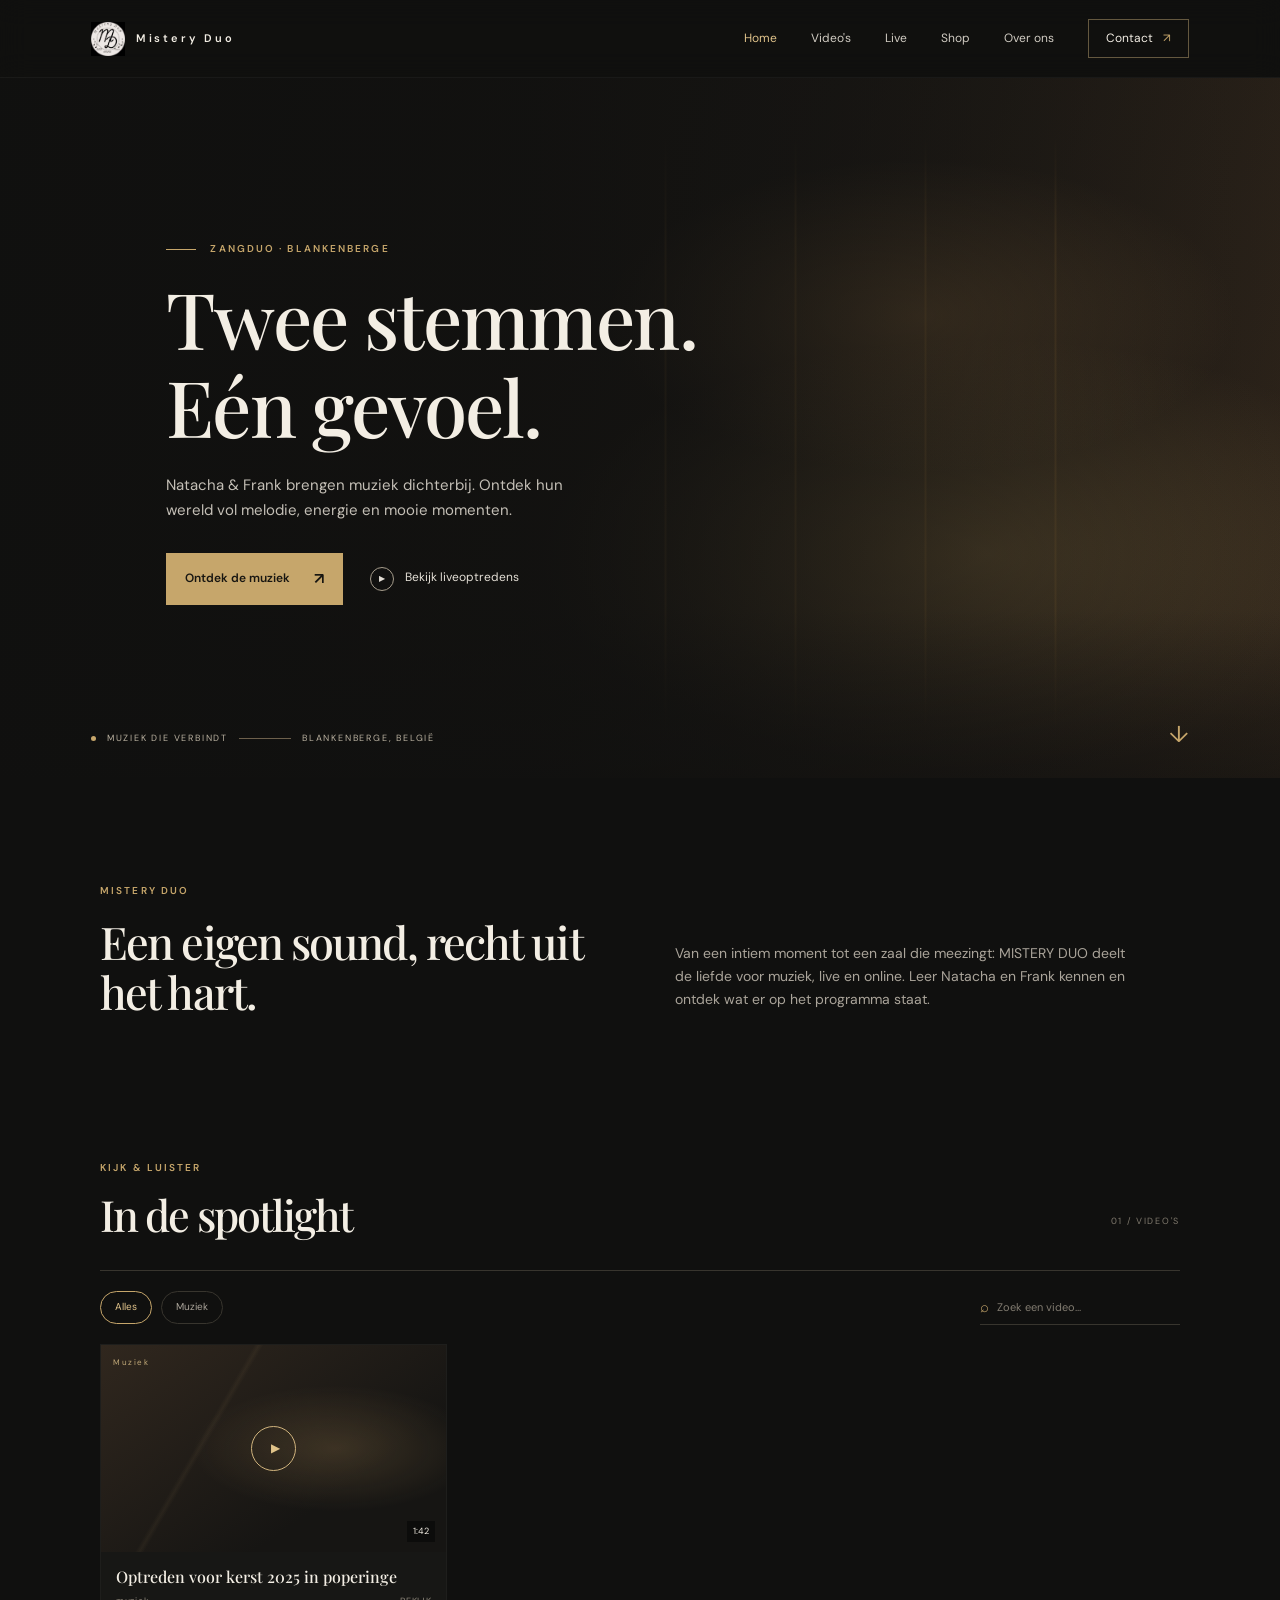
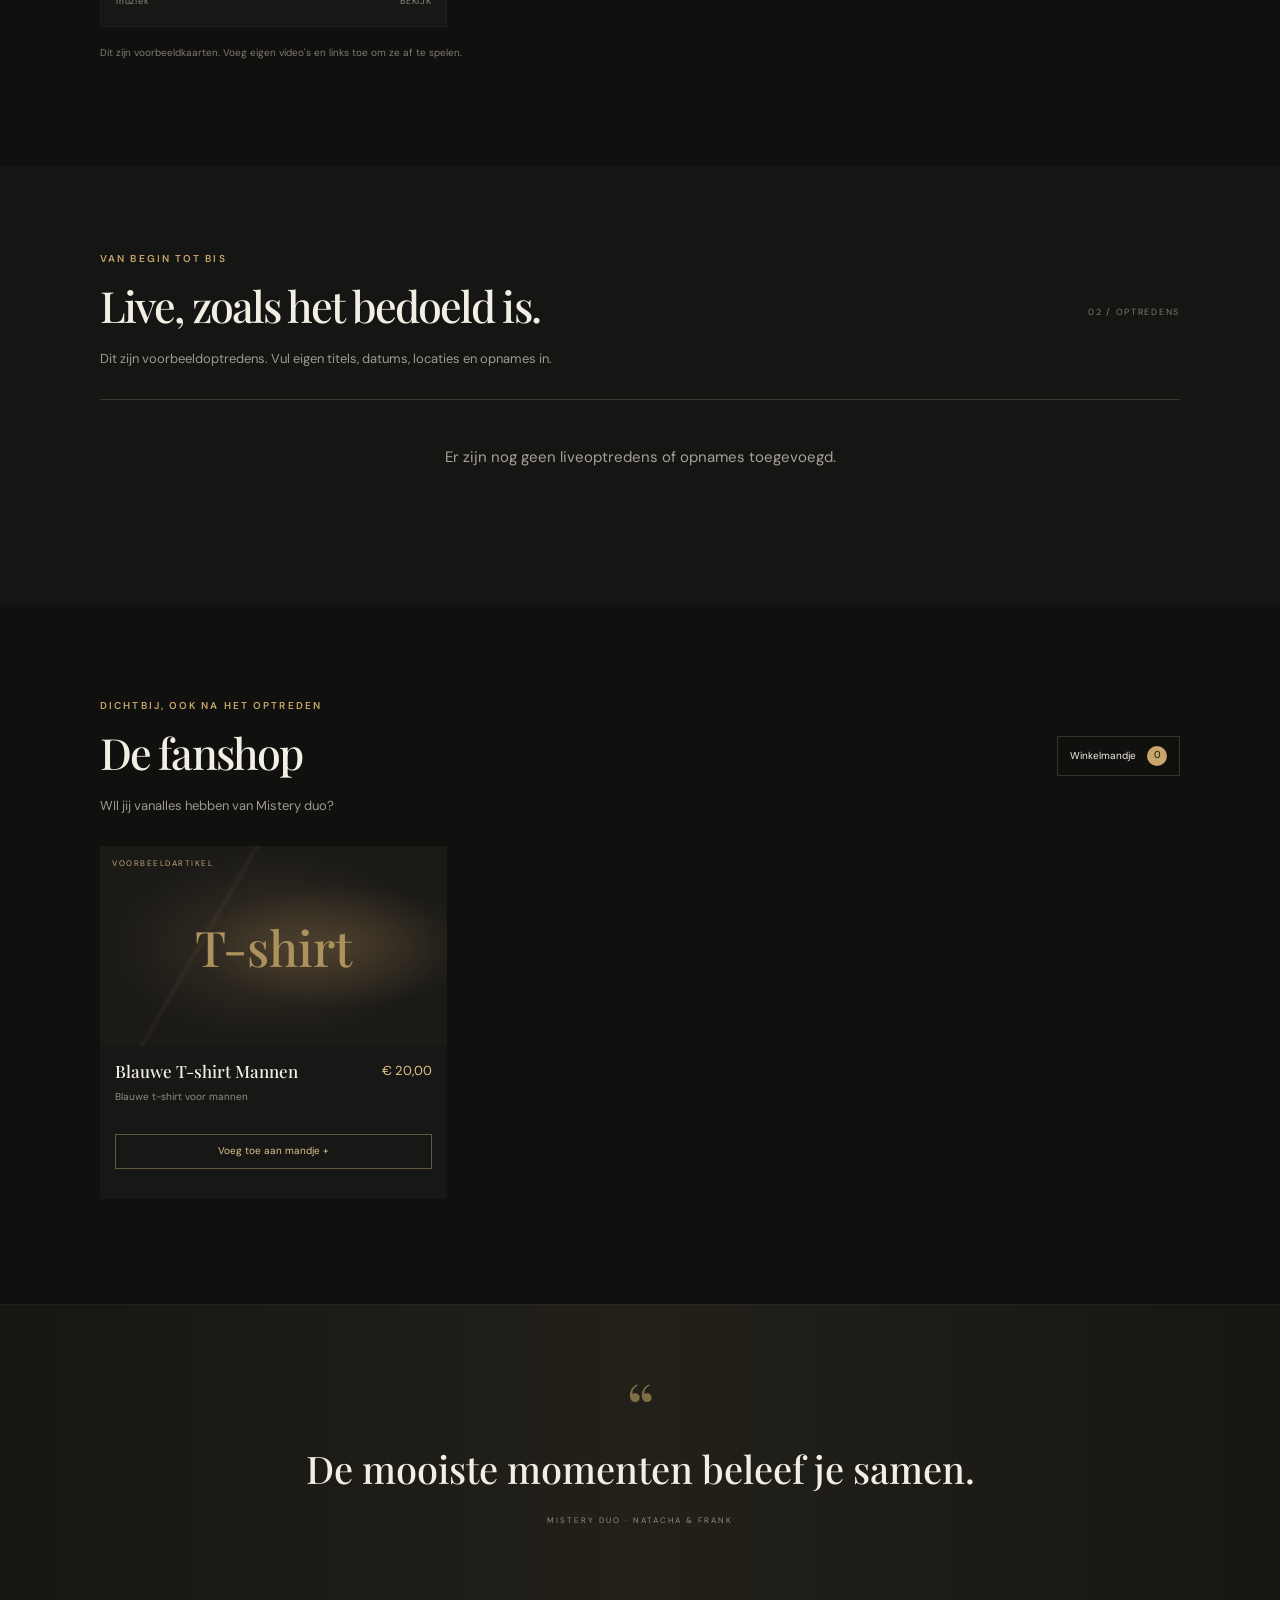
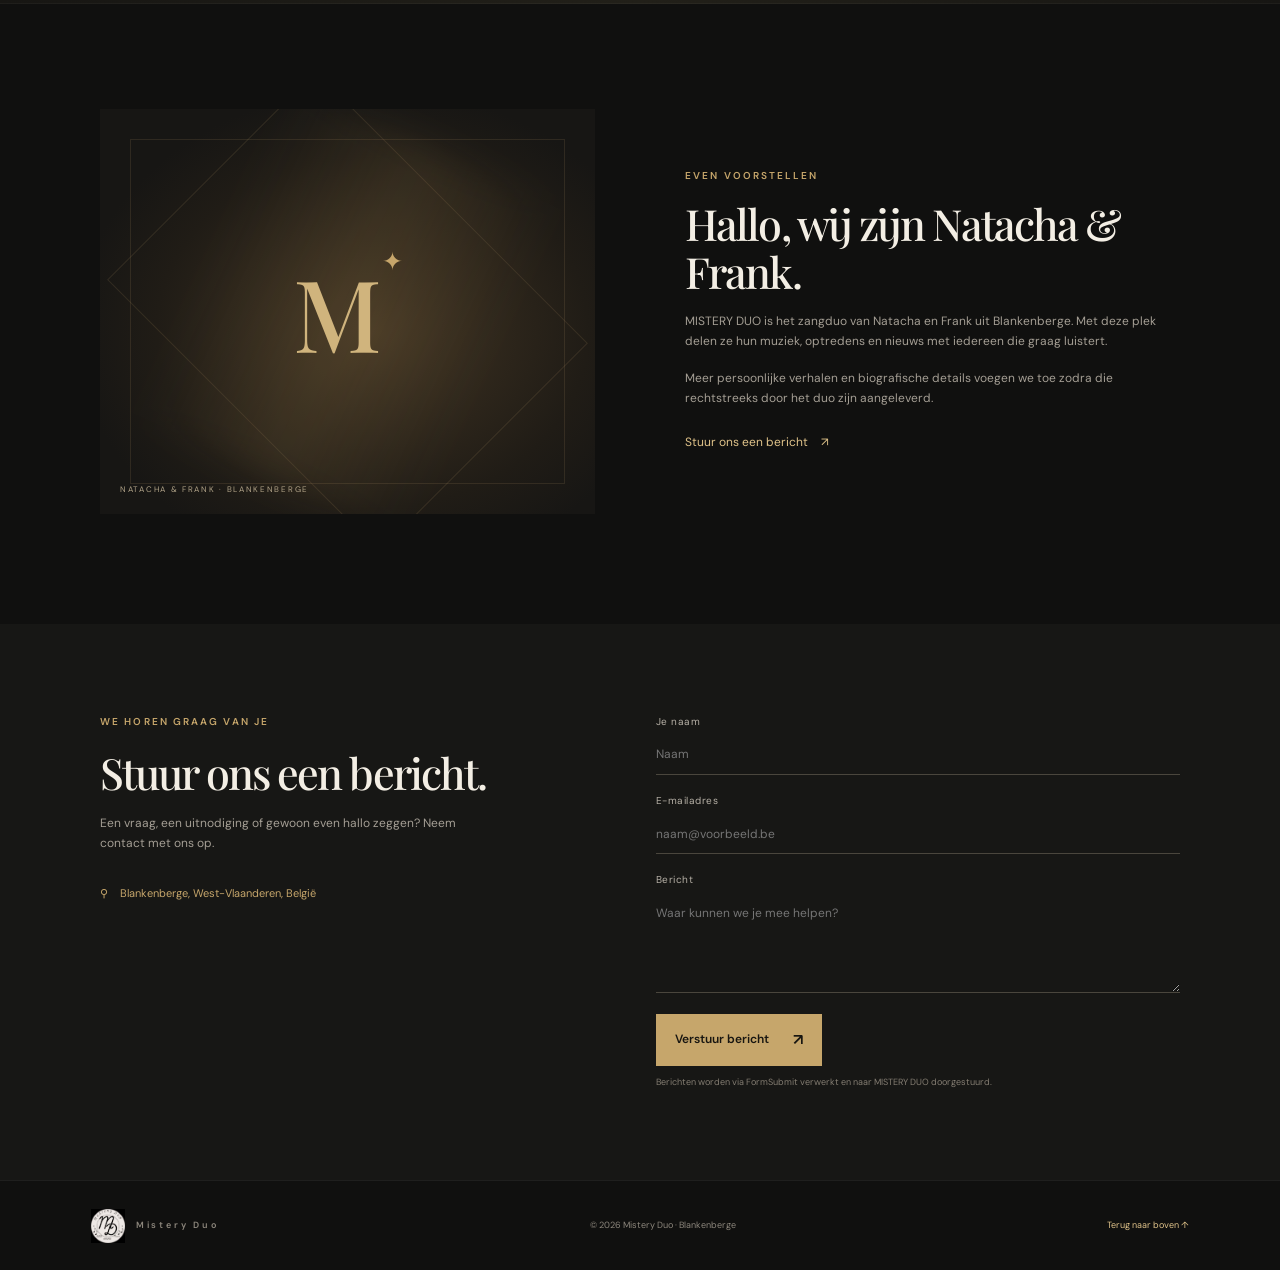
<file: index.html>
<!doctype html>
<html lang="nl">
<head>
  <meta charset="utf-8"><meta name="viewport" content="width=device-width, initial-scale=1">
  <meta name="theme-color" content="#10100f"><meta name="description" content="Ontdek MISTERY DUO: Natacha en Frank uit Blankenberge.">
  <title>MISTERY DUO - muziek die verbindt</title>
  <link rel="preconnect" href="https://fonts.googleapis.com"><link rel="preconnect" href="https://fonts.gstatic.com" crossorigin>
  <link href="https://fonts.googleapis.com/css2?family=DM+Sans:wght@400;500;600;700&family=Playfair+Display:wght@500;600;700&display=swap" rel="stylesheet"><link rel="stylesheet" href="styles.css?v=20261031-1"><link rel="stylesheet" href="admin-overrides.css">
</head>
<body><a class="skip-link" href="#main">Ga naar de inhoud</a>
<header class="site-header"><a class="brand" href="#home" aria-label="Mistery Duo, naar home"><span class="brand-mark">M<span>&#10022;</span></span><img class="brand-logo" alt="" hidden><span class="brand-name" data-cms="siteName">MISTERY DUO</span></a>
  <button class="menu-toggle" aria-expanded="false" aria-controls="site-nav" aria-label="Menu openen"><span></span><span></span></button>
  <nav id="site-nav" class="site-nav" aria-label="Hoofdnavigatie"><a href="#home" class="nav-link active">Home</a><a href="#videos" class="nav-link">Video's</a><a href="#live" class="nav-link">Live</a><a href="#shop" class="nav-link">Shop</a><a href="#about" class="nav-link">Over ons</a><a class="nav-contact" href="#contact">Contact <span>&#8599;</span></a></nav>
</header>
<main id="main">
  <section class="hero" id="home" aria-labelledby="hero-title"><div class="hero-image" role="img" aria-label="Tijdelijke sfeervolle concertverlichting"></div><div class="hero-shade"></div><div class="hero-content"><p class="eyebrow"><span class="eyebrow-line"></span> ZANGDUO &middot; BLANKENBERGE</p><h1 id="hero-title" data-cms="heroTitle">Twee stemmen. E&eacute;n gevoel.</h1><p class="hero-copy" data-cms="heroText">Natacha &amp; Frank brengen muziek dichterbij. Ontdek hun wereld vol melodie, energie en mooie momenten.</p><div class="hero-actions"><a class="button button-gold" href="#videos">Ontdek de muziek <span>&#8599;</span></a><a class="text-link" href="#live"><span class="play-small">&#9654;</span> Bekijk liveoptredens</a></div></div><div class="hero-caption"><span class="caption-dot"></span> MUZIEK DIE VERBINDT <span class="caption-rule"></span> BLANKENBERGE, BELGI&Euml;</div><a class="scroll-cue" href="#videos" aria-label="Scroll naar video's">&#8595;</a></section>
  <section class="intro section-wrap"><div><p class="eyebrow">MISTERY DUO</p><h2 data-cms="introTitle">Een eigen sound, recht uit het hart.</h2></div><p class="intro-text" data-cms="introText">Van een intiem moment tot een zaal die meezingt: MISTERY DUO deelt de liefde voor muziek, live en online. Leer Natacha en Frank kennen en ontdek wat er op het programma staat.</p></section>
  <section class="section-wrap content-section" id="videos"><div class="section-heading"><div><p class="eyebrow">KIJK &amp; LUISTER</p><h2 data-cms="videoTitle">In de spotlight</h2></div><span class="section-index">01 / VIDEO'S</span></div><div class="toolbar"><div class="filter-list" role="group" aria-label="Filter video's"><button class="filter-chip selected" data-category="all">Alles</button><button class="filter-chip" data-category="muziek">Muziek</button><button class="filter-chip" data-category="achter-de-schermen">Achter de schermen</button><button class="filter-chip" data-category="momenten">Momenten</button></div><label class="search-box"><span aria-hidden="true">&#8981;</span><input id="video-search" type="search" placeholder="Zoek een video..." aria-label="Zoek een video"></label></div><div class="video-grid" id="video-grid"></div><p class="empty-state" id="video-empty" hidden>Geen video's gevonden. Probeer een andere zoekterm.</p><p class="content-note" data-cms="videoNote">Voeg eigen video's toe om ze af te spelen.</p></section>
  <section class="live-section" id="live"><div class="section-wrap"><div class="section-heading"><div><p class="eyebrow">VAN BEGIN TOT BIS</p><h2 data-cms="liveTitle">Live, zoals het bedoeld is.</h2></div><span class="section-index">02 / OPTREDENS</span></div><p class="section-lede" data-cms="liveText">Herbeleef volledige optredens. Binnenkort vind je hier opnames van MISTERY DUO.</p><div id="youtube-live" class="youtube-live" hidden><div class="section-heading"><div><p class="eyebrow">MISTERY DUO · LIVE</p><h3>Kijk live op YouTube</h3></div><span class="section-index">LIVE · YOUTUBE</span></div><div class="youtube-player"><iframe id="youtube-live-player" title="MISTERY DUO livestream op YouTube" loading="lazy" allow="accelerometer; autoplay; clipboard-write; encrypted-media; gyroscope; picture-in-picture; web-share" referrerpolicy="strict-origin-when-cross-origin" allowfullscreen></iframe></div><a id="youtube-live-link" class="button button-gold youtube-live-link" href="#" target="_blank" rel="noopener noreferrer">Open de livestream op YouTube <span aria-hidden="true">&#8599;</span></a></div><div class="live-list" id="live-list"></div></div></section>
  <section class="section-wrap content-section shop-section" id="shop"><div class="section-heading"><div><p class="eyebrow">DICHTBIJ, OOK NA HET OPTREDEN</p><h2 data-cms="shopTitle">De fanshop</h2></div><button id="cart-open" class="cart-button" aria-label="Winkelmandje openen">Winkelmandje <span id="cart-count">0</span></button></div><p class="section-lede" data-cms="shopText">Voorbeeldartikelen; productdetails volgen.</p><div class="shop-grid" id="shop-grid"></div></section>
  <section class="quote-band"><div class="quote-mark">&#8220;</div><p data-cms="quote">De mooiste momenten beleef je samen.</p><span>MISTERY DUO &middot; NATACHA &amp; FRANK</span></section>
  <section class="section-wrap content-section about-section" id="about"><div class="about-visual"><div class="about-glow"></div><div class="about-monogram">M<span>&#10022;</span></div><span class="image-label">NATACHA &amp; FRANK &middot; BLANKENBERGE</span></div><div class="about-copy"><p class="eyebrow">EVEN VOORSTELLEN</p><h2 data-cms="aboutTitle">Hallo, wij zijn Natacha &amp; Frank.</h2><p data-cms="aboutText">MISTERY DUO is het zangduo van Natacha en Frank uit Blankenberge. Met deze plek delen ze hun muziek, optredens en nieuws met iedereen die graag luistert.</p><p data-cms="aboutMore">Meer persoonlijke verhalen en biografische details voegen we toe zodra die rechtstreeks door het duo zijn aangeleverd.</p><a class="text-link gold-link" href="#contact">Stuur ons een bericht <span>&#8599;</span></a></div></section>
  <section class="contact-section" id="contact"><div class="section-wrap contact-layout"><div class="contact-copy"><p class="eyebrow">WE HOREN GRAAG VAN JE</p><h2 data-cms="contactTitle">Stuur ons een bericht.</h2><p data-cms="contactText">Een vraag, een uitnodiging of gewoon even hallo zeggen? Neem contact met ons op.</p><div class="contact-location"><span>&#9906;</span><div data-cms="contactLocation">Blankenberge, West-Vlaanderen, Belgi&euml;</div></div></div><form id="contact-form" class="contact-form" action="https://formsubmit.co/mistery.duo@gmail.com" method="POST"><label>Je naam<input name="name" required maxlength="100" autocomplete="name" placeholder="Naam"></label><label>E-mailadres<input name="email" type="email" required maxlength="254" autocomplete="email" placeholder="naam@voorbeeld.be"></label><label>Bericht<textarea name="message" required maxlength="3000" rows="4" placeholder="Waar kunnen we je mee helpen?"></textarea></label><input type="hidden" name="_subject" value="Nieuw contactbericht via MISTERY DUO"><input type="hidden" name="_replyto"><input type="hidden" name="_url"><input type="hidden" name="_next" value="https://robindorny61-sys.github.io/mistery-duo/bedankt.html"><input type="text" name="_honey" tabindex="-1" autocomplete="off" style="display:none"><button class="button button-gold" type="submit">Verstuur bericht <span>&#8599;</span></button><p class="form-note" id="form-status" aria-live="polite">Berichten worden via FormSubmit verwerkt en naar MISTERY DUO doorgestuurd.</p></form></div></section>
</main>
<footer class="site-footer"><a class="brand footer-brand" href="#home"><span class="brand-mark">M<span>&#10022;</span></span><img class="brand-logo" alt="" hidden><span class="brand-name" data-cms="siteName">MISTERY DUO</span></a><span>&copy; <span id="year"></span> <span data-cms="siteName">MISTERY DUO</span> &middot; Blankenberge</span><a href="#home" class="back-top">Terug naar boven &#8593;</a></footer>
<dialog id="cart-dialog" class="cart-dialog"><div class="dialog-top"><div><p class="eyebrow">JOUW SELECTIE</p><h2>Winkelmandje</h2></div><button class="dialog-close" aria-label="Sluiten">&times;</button></div><div id="cart-items"></div><div class="cart-total"><span>Totaal (indicatie)</span><b id="cart-total">&euro; 0,00</b></div><p class="cart-note">Een bestelverzoek is vrijblijvend. We bevestigen beschikbaarheid, levering en de definitieve prijs per e-mail. Betalen kan niet via deze website.</p><form id="order-form" class="contact-form order-form" action="https://formsubmit.co/mistery.duo@gmail.com" method="POST" hidden><label>Je naam<input name="name" required maxlength="100" autocomplete="name" placeholder="Naam"></label><label>E-mailadres<input name="email" type="email" required maxlength="254" autocomplete="email" placeholder="naam@voorbeeld.be"></label><label>Telefoon (optioneel)<input name="phone" type="tel" maxlength="40" autocomplete="tel" placeholder="+32"></label><input type="hidden" name="_subject" value="Nieuw bestelverzoek via MISTERY DUO"><input type="hidden" name="_replyto"><input type="hidden" name="_url"><input type="hidden" name="_next" value="https://robindorny61-sys.github.io/mistery-duo/bedankt.html"><input type="hidden" name="bestelde_producten"><input type="hidden" name="totaal_indicatie_eur"><input type="hidden" name="betaling" value="Geen betaling uitgevoerd; bevestig prijs en levering handmatig."><input type="text" name="_honey" tabindex="-1" autocomplete="off" style="display:none"><button class="button button-gold" type="submit">Verstuur bestelverzoek <span aria-hidden="true">&#8599;</span></button><p class="form-note" id="order-form-status" aria-live="polite">Je naam, e-mailadres, telefoonnummer en winkelmandje worden via FormSubmit naar MISTERY DUO doorgestuurd.</p></form><p class="form-note" id="order-confirmation" aria-live="polite" hidden></p></dialog>
<script src="app.js?v=20261031-1" defer></script></body></html>
</file>
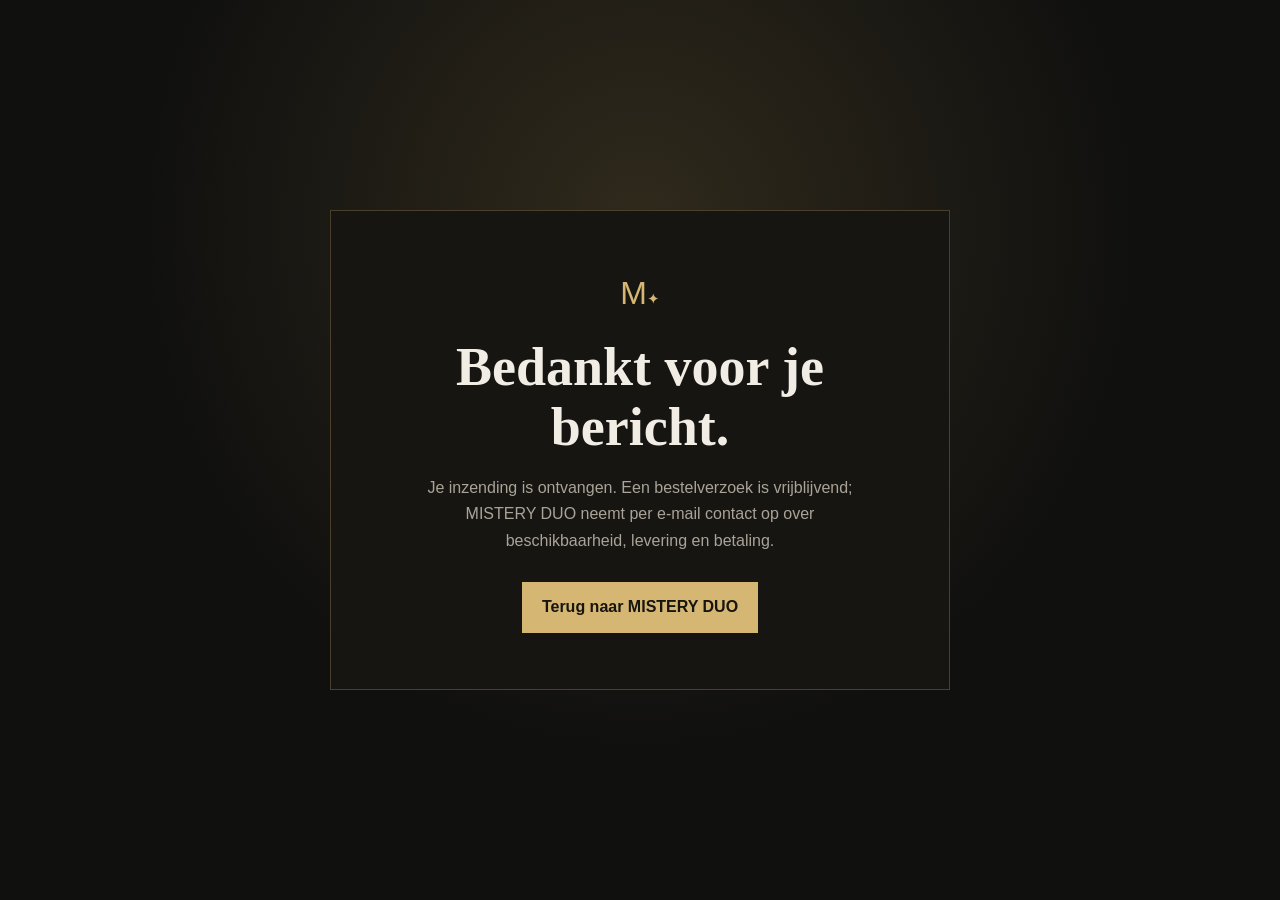
<file: bedankt.html>
<!doctype html>
<html lang="nl">
<head>
  <meta charset="utf-8">
  <meta name="viewport" content="width=device-width, initial-scale=1">
  <meta name="robots" content="noindex">
  <meta name="theme-color" content="#10100f">
  <title>Bedankt — MISTERY DUO</title>
  <style>
    :root{color-scheme:dark;--bg:#10100f;--gold:#d5b773;--text:#f1ede4;--muted:#aaa397}
    *{box-sizing:border-box}
    body{margin:0;min-height:100vh;display:grid;place-items:center;background:radial-gradient(ellipse at 50% 25%,#302a1c 0,transparent 55%),var(--bg);color:var(--text);font:16px/1.65 "DM Sans",Arial,sans-serif;padding:24px}
    main{width:min(620px,100%);text-align:center;padding:56px 30px;border:1px solid #d5b77344;background:#161512}
    .mark{font-size:32px;color:var(--gold)}.mark span{font-size:15px}
    h1{font:600 clamp(34px,7vw,54px)/1.1 Georgia,serif;margin:18px 0}
    p{color:var(--muted);max-width:440px;margin:0 auto 28px}
    a{display:inline-block;padding:12px 20px;background:var(--gold);color:#17150f;text-decoration:none;font-weight:700}
    a:focus-visible{outline:3px solid white;outline-offset:4px}
  </style>
</head>
<body>
  <main>
    <div class="mark" aria-hidden="true">M<span>✦</span></div>
    <h1>Bedankt voor je bericht.</h1>
    <p>Je inzending is ontvangen. Een bestelverzoek is vrijblijvend; MISTERY DUO neemt per e-mail contact op over beschikbaarheid, levering en betaling.</p>
    <a href="./">Terug naar MISTERY DUO</a>
  </main>
</body>
</html>
</file>
<file: styles.css>
:root{--ink:#10100f;--panel:#171715;--cream:#f3eee4;--muted:#a7a197;--gold:#c6a66b;--gold2:#e0c38a;--line:#38352e;--sans:'DM Sans',sans-serif;--serif:'Playfair Display',serif}*{box-sizing:border-box}html{scroll-behavior:smooth;scroll-padding-top:84px}body{margin:0;background:var(--ink);color:var(--cream);font-family:var(--sans);font-size:15px;line-height:1.65}button,input,textarea{font:inherit}a{color:inherit;text-decoration:none}button{color:inherit}.skip-link{position:absolute;top:-60px;left:16px;padding:10px;background:var(--gold);color:var(--ink);z-index:30}.skip-link:focus{top:12px}:focus-visible{outline:2px solid var(--gold2);outline-offset:4px}.site-header{height:78px;position:sticky;top:0;z-index:20;display:flex;align-items:center;justify-content:space-between;padding:0 7.1%;background:#10100feF;border-bottom:1px solid #ffffff0b;backdrop-filter:blur(14px)}.brand{display:inline-flex;align-items:center;gap:11px}.brand-mark{font:600 31px/1 var(--serif);position:relative}.brand-mark span{font:12px var(--sans);color:var(--gold);position:absolute;right:-7px;top:1px}.brand-name{font-size:11px;letter-spacing:2.8px;font-weight:600}.brand-name b{color:var(--gold);font-weight:500}.site-nav{display:flex;gap:34px;align-items:center}.nav-link{font-size:12px;color:#d1ccc2;transition:color .2s}.nav-link:hover,.nav-link.active{color:var(--gold2)}.nav-contact{border:1px solid #64583f;padding:9px 17px;font-size:12px}.nav-contact span{color:var(--gold);margin-left:7px}.menu-toggle{display:none}.hero{min-height:min(700px,78vw);height:650px;max-height:calc(100vh - 78px);position:relative;display:flex;align-items:center;overflow:hidden;background:#161410}.hero-image,.hero-shade{position:absolute;inset:0}.hero-image{background:radial-gradient(ellipse at 72% 34%,#9e784652 0,transparent 24%),radial-gradient(ellipse at 77% 68%,#c5a35c40 0,transparent 32%),linear-gradient(110deg,#161411 15%,#1c1915 55%,#31261b 100%)}.hero-image:after{content:'';position:absolute;right:13%;top:8%;width:40%;height:86%;opacity:.24;background:repeating-linear-gradient(90deg,transparent 0 62px,#8a6733 63px,#8a6733 64px,transparent 65px 130px);mask-image:linear-gradient(180deg,transparent,#000 18%,#000 78%,transparent)}.hero-shade{background:linear-gradient(90deg,#10100ff5 0%,#10100fcf 41%,#10100f14 100%),linear-gradient(0deg,#10100f98,transparent 24%)}.hero-content{z-index:1;margin-left:13%;max-width:610px;padding-bottom:10px}.eyebrow{font-size:10px;letter-spacing:2.1px;color:var(--gold);font-weight:600;margin:0 0 18px}.eyebrow-line{display:inline-block;width:30px;height:1px;background:var(--gold);vertical-align:middle;margin-right:10px}.hero h1,.section-heading h2,.intro h2,.about-copy h2,.contact-copy h2{font:500 clamp(45px,6.1vw,78px)/1.12 var(--serif);letter-spacing:-1.9px;margin:0}.hero h1 em,.section-heading h2 em,.intro h2 em,.about-copy h2 em,.contact-copy h2 em,.quote-band em{color:var(--gold2);font-weight:500}.hero-copy{max-width:440px;color:#c4bfb6;margin:23px 0 30px;font-size:15px}.hero-actions{display:flex;align-items:center;gap:27px}.button{display:inline-flex;justify-content:center;align-items:center;gap:24px;border:0;padding:13px 19px;font-size:12px;font-weight:600;cursor:pointer}.button-gold{background:var(--gold);color:#181611;transition:background .2s}.button-gold:hover{background:var(--gold2)}.button span{font-size:16px}.text-link{font-size:12px;color:#e3ded5}.play-small{width:24px;height:24px;border:1px solid #a59c8b;border-radius:50%;display:inline-grid;place-items:center;font-size:8px;margin-right:8px}.hero-caption{position:absolute;bottom:32px;left:7.1%;font-size:9px;letter-spacing:1.8px;color:#bab1a0;display:flex;align-items:center;gap:11px}.caption-dot{width:5px;height:5px;border-radius:50%;background:var(--gold)}.caption-rule{width:52px;height:1px;background:#6d604c}.scroll-cue{position:absolute;right:7.1%;bottom:24px;color:var(--gold);font-size:23px}.section-wrap{width:min(1080px,85.8%);margin:0 auto}.intro{padding:105px 0 97px;display:grid;grid-template-columns:1fr 1fr;align-items:end;gap:70px}.intro h2{font-size:45px}.intro .eyebrow{margin-bottom:16px}.intro-text{color:#aaa49a;max-width:460px;margin:0 0 5px;font-size:14px}.content-section{padding:47px 0 105px}.section-heading{display:flex;justify-content:space-between;align-items:end;margin-bottom:32px}.section-heading .eyebrow{margin-bottom:13px}.section-heading h2{font-size:43px}.section-index{font-size:9px;letter-spacing:1.7px;color:#807a6e;padding-bottom:9px}.toolbar{display:flex;justify-content:space-between;gap:20px;align-items:center;border-top:1px solid var(--line);padding:19px 0}.filter-list{display:flex;flex-wrap:wrap;gap:9px}.filter-chip{background:none;border:1px solid var(--line);border-radius:30px;padding:7px 14px;color:#aaa49a;font-size:10px;cursor:pointer}.filter-chip.selected,.filter-chip:hover{border-color:var(--gold);color:var(--gold2)}.search-box{display:flex;align-items:center;gap:8px;color:var(--gold);border-bottom:1px solid var(--line);width:200px}.search-box input{border:0;outline:0;background:none;color:var(--cream);width:100%;padding:8px 0;font-size:11px}.search-box input::placeholder{color:#817b70}.video-grid{display:grid;grid-template-columns:repeat(3,1fr);gap:19px}.video-card{background:var(--panel);border:1px solid #ffffff08;min-width:0}.video-thumb{aspect-ratio:1.67;position:relative;display:grid;place-items:center;overflow:hidden;background:linear-gradient(145deg,#30271e,#161513 70%)}.video-thumb:before,.product-art:before{content:'';position:absolute;inset:0;background:radial-gradient(ellipse at 68% 50%,#be975c35,transparent 43%),linear-gradient(120deg,transparent 33%,#c9a66a10 34%,transparent 35%)}.video-thumb[data-tone="2"]{background:linear-gradient(135deg,#202522,#151715 65%,#383126)}.video-thumb[data-tone="3"]{background:linear-gradient(145deg,#2e261f,#151412 70%)}.video-thumb[data-tone="4"]{background:linear-gradient(145deg,#212322,#141515 70%)}.video-thumb[data-tone="5"]{background:linear-gradient(145deg,#332a21,#181512 70%)}.video-thumb[data-tone="6"]{background:linear-gradient(145deg,#242128,#131214 70%)}.video-play{width:45px;height:45px;border-radius:50%;display:grid;place-items:center;border:1px solid #d0b37d;color:var(--gold2);padding-left:3px;font-size:12px;position:relative}.duration{position:absolute;right:11px;bottom:10px;background:#090909b8;padding:3px 6px;font-size:9px}.placeholder-label{position:absolute;left:12px;top:11px;font-size:8px;letter-spacing:1.5px;color:#c1a978}.video-info{padding:14px 15px 17px}.video-info h3{font:500 16px var(--serif);margin:0 0 7px}.video-meta{display:flex;justify-content:space-between;font-size:9px;letter-spacing:.7px;color:#918a7e}.content-note{font-size:10px;color:#817a70;margin:18px 0 0}.empty-state{padding:30px;text-align:center;color:var(--muted)}.live-section{padding:85px 0 90px;background:#151513}.section-lede{color:#9f998f;font-size:13px;margin:-13px 0 30px;max-width:560px}.live-list{border-top:1px solid var(--line)}.live-card{display:grid;grid-template-columns:220px 1fr 155px;gap:23px;align-items:center;padding:17px 0;border-bottom:1px solid var(--line)}.live-poster{height:110px;display:grid;place-items:center;position:relative;overflow:hidden;background:linear-gradient(140deg,#342b21,#1b1916)}.live-poster:before{content:'';position:absolute;inset:0;background:radial-gradient(ellipse at 52% 120%,#be94544a,transparent 55%)}.live-poster span{z-index:1;font:500 22px var(--serif);color:#cbb68d;letter-spacing:3px}.live-details .eyebrow{font-size:9px;margin:0 0 6px}.live-details h3{font:500 20px var(--serif);margin:0 0 4px}.live-details p{font-size:10px;color:#8e887d;margin:0}.live-button{border:1px solid #4c473d;background:transparent;padding:10px 13px;text-align:left;font-size:10px;color:#b9b1a3;cursor:pointer}.live-button:disabled{opacity:.65;cursor:default}.shop-section{padding-top:93px}.cart-button{border:1px solid var(--line);background:none;padding:9px 12px;font-size:10px;cursor:pointer}.cart-button span{display:inline-grid;place-items:center;margin-left:8px;width:20px;height:20px;border-radius:50%;background:var(--gold);color:var(--ink)}.shop-grid{display:grid;grid-template-columns:repeat(3,1fr);gap:19px}.product-card{background:var(--panel);padding-bottom:16px}.product-art{height:200px;display:grid;place-items:center;position:relative;overflow:hidden;background:radial-gradient(ellipse at center,#383025,#1b1a17 67%)}.product-art .product-symbol{font:500 49px var(--serif);color:#ad925e;z-index:1}.product-art .placeholder-label{z-index:2}.product-info{padding:14px 15px}.product-line{display:flex;justify-content:space-between;gap:10px}.product-line h3{font:500 17px var(--serif);margin:0}.product-price{color:var(--gold2);font-size:13px}.product-info p{color:#938d83;font-size:10px;min-height:32px;margin:7px 0 13px}.add-cart{border:1px solid #62573f;background:none;padding:8px 10px;color:var(--gold2);font-size:10px;width:100%;cursor:pointer}.add-cart:hover{background:#c6a66b18}.quote-band{padding:77px 15px 72px;text-align:center;background:linear-gradient(90deg,#171613,#222019,#171613);border-top:1px solid #ffffff09;border-bottom:1px solid #ffffff09}.quote-mark{font:70px/.7 var(--serif);color:#816d47}.quote-band p{font:500 38px/1.3 var(--serif);margin:13px}.quote-band span{font-size:8px;letter-spacing:2px;color:#968d7e}.about-section{padding-top:105px;padding-bottom:110px;display:grid;grid-template-columns:1fr 1fr;gap:90px;align-items:center}.about-visual{height:405px;position:relative;overflow:hidden;background:radial-gradient(ellipse at 55% 55%,#423523,#201c16 56%,#171614 77%);display:grid;place-items:center}.about-visual:before,.about-visual:after{content:'';position:absolute;inset:30px;border:1px solid #c3a36b23}.about-visual:after{inset:55px;transform:rotate(45deg)}.about-glow{position:absolute;width:60%;height:90%;background:linear-gradient(90deg,transparent,#c8a15c1b,transparent);transform:rotate(25deg);filter:blur(16px)}.about-monogram{z-index:1;font:500 100px var(--serif);color:#d0b47d}.about-monogram span{font:25px var(--sans);color:var(--gold);vertical-align:top}.image-label{position:absolute;bottom:18px;left:20px;font-size:8px;letter-spacing:1.7px;color:#b1a388}.about-copy .eyebrow{margin-bottom:14px}.about-copy h2,.contact-copy h2{font-size:43px}.about-copy p:not(.eyebrow){color:#a49e94;font-size:12px;margin:17px 0}.gold-link{color:var(--gold2);display:inline-flex;gap:13px;margin-top:8px}.contact-section{background:#171715;padding:90px 0}.contact-layout{display:grid;grid-template-columns:.85fr 1fr;gap:110px}.contact-copy h2{margin-bottom:18px}.contact-copy>p:not(.eyebrow){font-size:12px;color:#a49e94;max-width:360px}.contact-location{display:flex;gap:12px;align-items:center;color:var(--gold);font-size:11px;margin-top:30px}.contact-location b{color:#d8d2c8;font-weight:500}.contact-form{display:grid;gap:18px}.contact-form label{display:grid;gap:6px;font-size:10px;color:#b7b1a7;letter-spacing:.5px}.contact-form input,.contact-form textarea{background:none;border:0;border-bottom:1px solid #4a463d;padding:9px 0;color:var(--cream);resize:vertical;outline:0;font-size:12px}.contact-form input:focus,.contact-form textarea:focus{border-color:var(--gold)}.contact-form .button{justify-self:start;margin-top:3px}.form-note{color:#847d72;font-size:9px;margin:-9px 0 0}.site-footer{min-height:90px;padding:18px 7.1%;border-top:1px solid #ffffff10;display:flex;align-items:center;justify-content:space-between;color:#8c867c;font-size:9px}.footer-brand .brand-mark{font-size:26px}.footer-brand .brand-name{font-size:9px}.back-top{color:var(--gold2)}.cart-dialog{background:#1a1916;color:var(--cream);border:1px solid #4c4435;width:min(440px,calc(100% - 30px));max-height:min(90vh,760px);overflow-y:auto;padding:25px}.cart-dialog::backdrop{background:#000b;backdrop-filter:blur(4px)}.dialog-top{display:flex;justify-content:space-between}.dialog-top .eyebrow{margin:0 0 5px}.dialog-top h2{font:500 27px var(--serif);margin:0}.dialog-close{border:0;background:none;font-size:25px;color:var(--cream);cursor:pointer}.cart-row{display:grid;grid-template-columns:1fr auto auto;gap:12px;align-items:center;padding:13px 0;border-bottom:1px solid var(--line);font-size:12px}.cart-row button{border:0;background:none;color:#a99b7b;cursor:pointer}.cart-total{display:flex;justify-content:space-between;padding:17px 0}.cart-total b{color:var(--gold2)}.cart-note{font-size:10px;color:#938c80;border-top:1px solid var(--line);padding-top:12px}
@media(max-width:800px){.site-header{height:68px;padding:0 6%}.menu-toggle{display:flex;flex-direction:column;gap:5px;background:none;border:0;padding:8px;z-index:3}.menu-toggle span{display:block;width:22px;height:1px;background:var(--gold2)}.site-nav{display:none;position:absolute;top:67px;left:0;right:0;background:#141412;padding:18px 6% 25px;flex-direction:column;align-items:stretch;gap:0;border-bottom:1px solid var(--line)}.site-nav.open{display:flex}.site-nav a{padding:12px 0;border-bottom:1px solid #ffffff0c}.site-nav .nav-contact{border:0;padding:12px 0}.hero{height:640px;max-height:calc(100svh - 68px);min-height:540px}.hero-content{margin-left:8%;margin-right:7%}.hero-image:after{right:0;width:66%;opacity:.16}.hero-caption{left:7%}.intro{padding:75px 0;gap:30px}.section-wrap{width:86%}.video-grid,.shop-grid{grid-template-columns:repeat(2,1fr)}.about-section{gap:42px}.about-visual{height:340px}.contact-layout{gap:55px}.live-card{grid-template-columns:170px 1fr 135px;gap:15px}.live-poster{height:94px}}@media(max-width:560px){body{font-size:14px}.hero{height:680px;min-height:560px}.hero-content{margin-left:7%;padding-top:10px}.hero h1{font-size:53px}.hero-copy{font-size:13px;max-width:330px}.hero-actions{align-items:flex-start;flex-direction:column;gap:17px}.hero-caption{font-size:7px;letter-spacing:1.1px;bottom:22px;gap:7px}.caption-rule{width:23px}.intro{grid-template-columns:1fr;gap:16px;padding:67px 0}.intro h2,.section-heading h2,.about-copy h2,.contact-copy h2{font-size:37px}.intro-text{font-size:12px}.content-section{padding:32px 0 72px}.section-heading{margin-bottom:25px}.section-index{font-size:7px;letter-spacing:1px}.toolbar{align-items:stretch;flex-direction:column}.filter-list{gap:7px}.filter-chip{padding:6px 11px}.search-box{width:100%}.video-grid,.shop-grid{grid-template-columns:1fr;gap:14px}.video-thumb{aspect-ratio:1.85}.live-section{padding:67px 0}.section-lede{font-size:11px;line-height:1.6}.live-card{grid-template-columns:94px 1fr;gap:13px;padding:13px 0}.live-poster{height:83px}.live-poster span{font-size:15px;letter-spacing:2px}.live-details h3{font-size:16px}.live-details .eyebrow{font-size:7px;letter-spacing:1px}.live-details p{font-size:9px}.live-button{grid-column:2;padding:7px 9px;font-size:9px;width:max-content;margin-top:-8px}.shop-section{padding-top:72px}.cart-button{font-size:9px;padding:7px}.product-art{height:210px}.quote-band{padding:60px 10px}.quote-band p{font-size:31px}.about-section{grid-template-columns:1fr;gap:30px;padding-top:70px;padding-bottom:72px}.about-visual{height:300px}.about-copy p:not(.eyebrow){font-size:11px}.contact-section{padding:67px 0}.contact-layout{grid-template-columns:1fr;gap:33px}.contact-copy>p:not(.eyebrow){font-size:11px}.site-footer{padding:20px 7%;gap:13px;flex-wrap:wrap}.site-footer>span{order:3;width:100%}.footer-brand .brand-mark{font-size:23px}}@media(prefers-reduced-motion:reduce){html{scroll-behavior:auto}*,*:before,*:after{animation-duration:.01ms!important;animation-iteration-count:1!important;transition-duration:.01ms!important}}

/* YouTube livestream */
.youtube-live{margin:0 0 38px;padding:25px;background:#10100f;border:1px solid var(--line)}
.youtube-live .section-heading{margin-bottom:16px}
.youtube-live .section-heading h3{font:500 clamp(27px,4vw,38px)/1.15 var(--serif);letter-spacing:-.7px;margin:0}
.youtube-player{position:relative;aspect-ratio:16/9;max-height:75vh;overflow:hidden;background:#000}
.youtube-player iframe{position:absolute;inset:0;width:100%;height:100%;border:0}
.youtube-live-link{margin-top:16px}
@media(max-width:600px){.youtube-live{padding:16px;margin-bottom:28px}.youtube-live .section-index{display:none}}
</file>
<file: admin-overrides.css>
.brand-logo{width:auto;height:34px;max-width:150px;object-fit:contain}.hidden-filter{display:none}.video-thumb[href]{text-decoration:none;cursor:pointer}.about-visual{background-size:cover;background-position:center}
</file>
